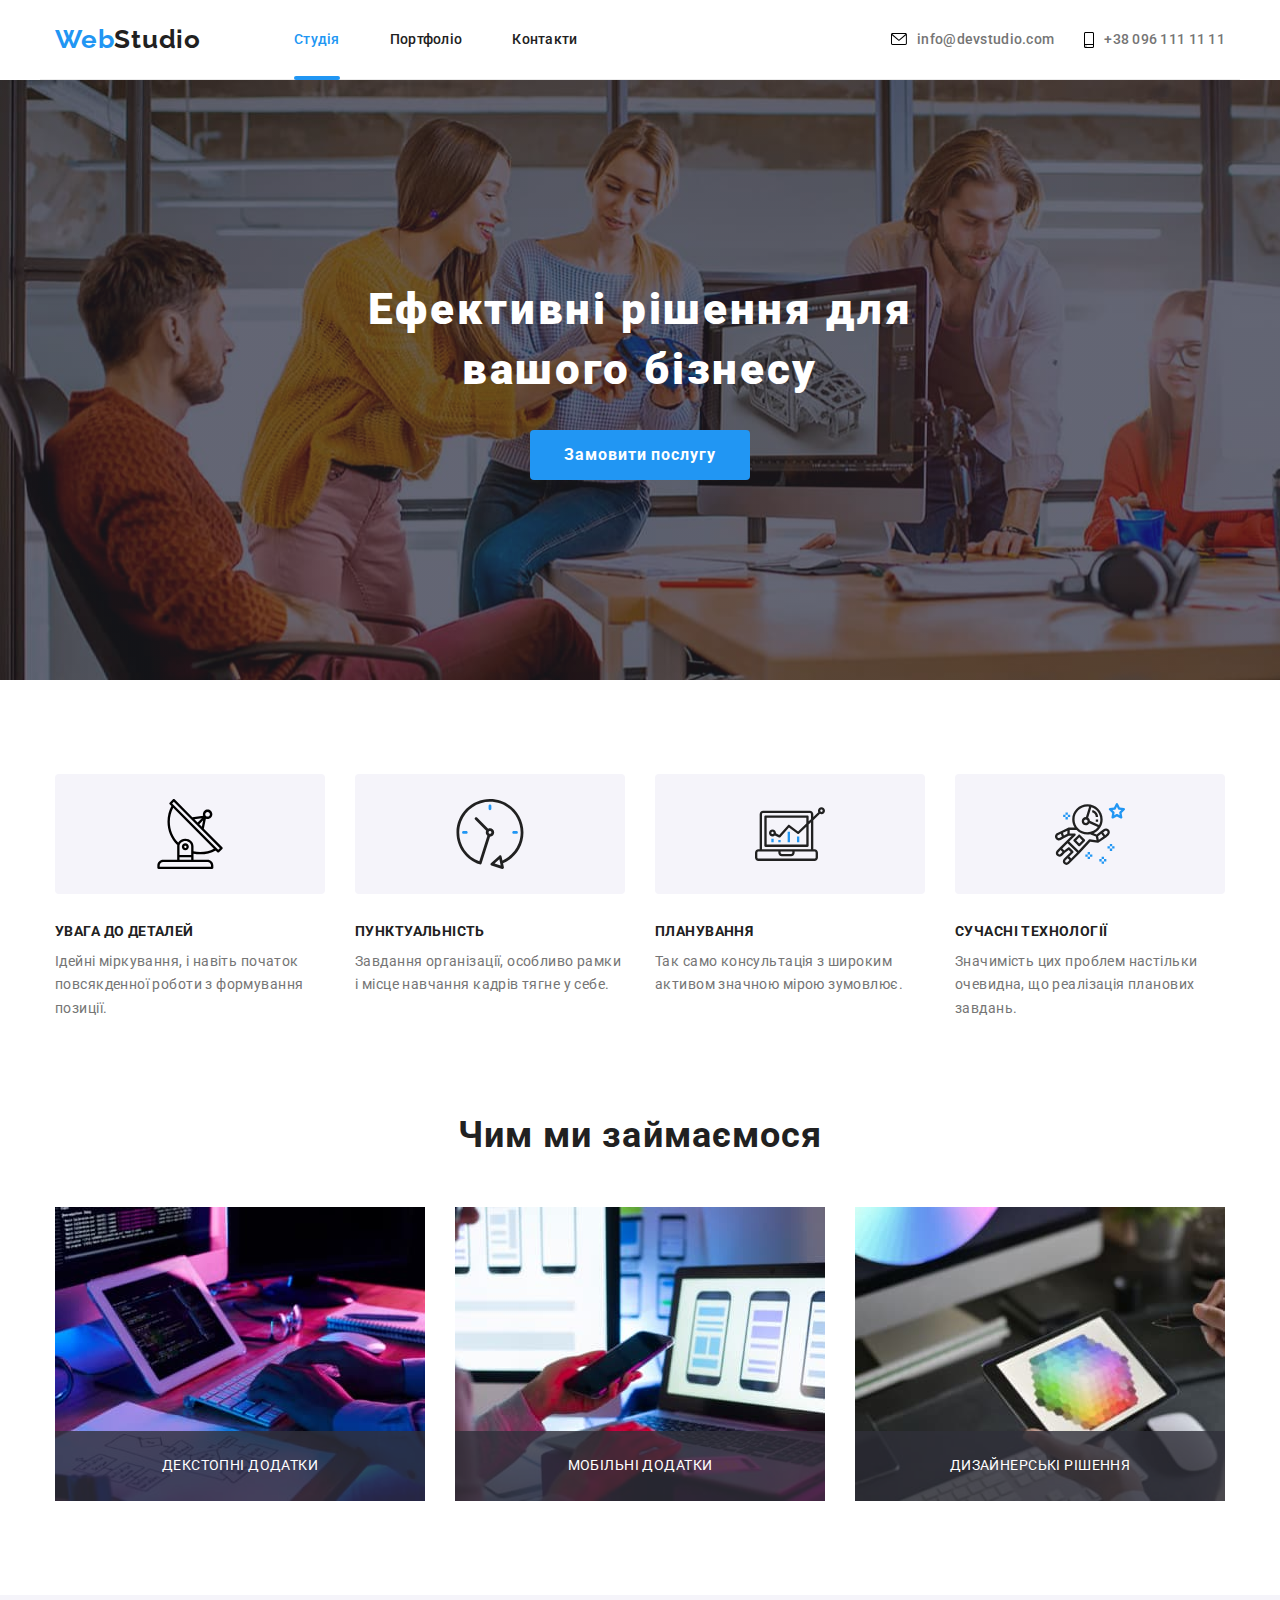
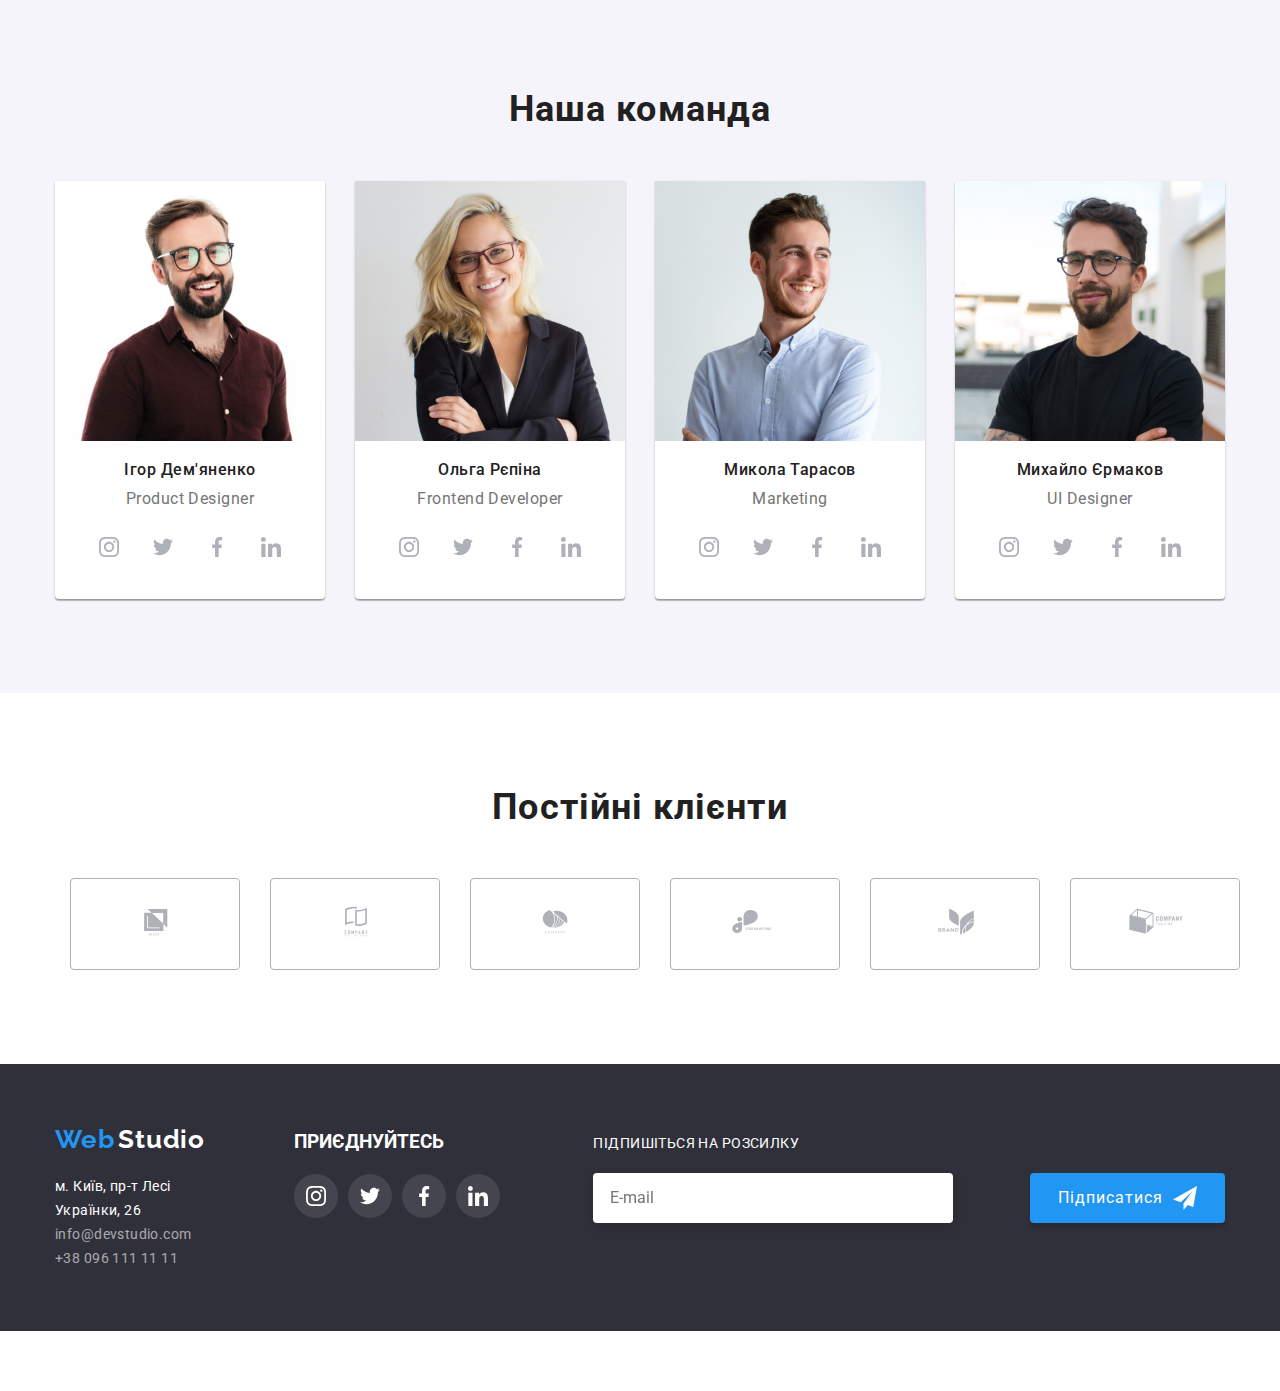
<file: index.html>
<!DOCTYPE html>
<html lang="uk">

<head>
  <meta charset="UTF-8" />
  <meta http-equiv="X-UA-Compatible" content="IE=edge" />
  <meta name="viewport" content="width=device-width, initial-scale=1.0" />
  <title>Студія</title>
  <link rel="preconnect" href="https://fonts.googleapis.com" />
  <link rel="preconnect" href="https://fonts.gstatic.com" crossorigin />
  <link href="https://fonts.googleapis.com/css2?family=Raleway:wght@700&family=Roboto:wght@400;500;700;900&display=swap"
    rel="stylesheet" />
  <link rel="stylesheet"
    href="https://cdnjs.cloudflare.com/ajax/libs/modern-normalize/1.1.0/modern-normalize.min.css" />
  <link rel="stylesheet" href="./css/styles.css" />
</head>

<body>
  <header>
    <div class="container header">
      <a href="/" class="logo"> <span class="logo-title">Web</span>Studio </a>
      <nav>
        <ul class="site-nav list">
          <li class="item"><a href="./index.html" class="link current">Студія</a></li>
          <li class="item"><a href="./portfolio.html" class="link">Портфоліо</a></li>
          <li class="item"><a href="" class="link">Контакти</a></li>
        </ul>
      </nav>
      <ul class="auth-nav list">
        <li class="item-auth-nav">
          <a href="mailto:info@devstudio.com" class="link"><svg class="icon-clients-nav" width="16" height="12">
              <use href="./images/SVG/icons/symbol-defs.svg#icon-mail">
              </use>
            </svg>
            info@devstudio.com</a>
        </li>
        <li class="item-auth-nav">
        </li>
        <li class="item-auth-nav">
          <a class="link" href="tel:+380961111111"> <svg class="icon-clients-nav" width="10" height="16">
              <use href="./images/SVG/icons/symbol-defs.svg#icon-tel">
              </use>
            </svg> +38 096 111 11 11</a>
        </li>
      </ul>
    </div>
  </header>
  <main>
    <!-- Головний баннер -->
    <section class="section-hero">
      <div class="container hero">
        <h1 class="hero-title">Ефективні рішення для <br> вашого бізнесу</h1>
        <button type="button" data-modal-open class="hero-button">Замовити послугу</button>
      </div>
    </section>


    <!-- preferens -->
    <section class="section-preferens">
      <div class="container preferens">
        <h2 class="visually-hidden">Наші переваги</h2>
        <ul class="list-item">
          <li class="itempr item-1">
            <div class="icon-preferens">
              <svg class="preferens-svg" width="70" height="70">
                <use href="./images/SVG/icons/symbol-defs.svg#icon-Group-1"></use>
              </svg>
            </div>
            <h3 class="title-preferens">УВАГА ДО ДЕТАЛЕЙ</h3>
            <p class="p-preferens">
              Ідейні міркування, і навіть початок повсякденної роботи з формування позиції.
            </p>
          </li>
          <li class="itempr item-2">
            <div class="icon-preferens">
              <svg class="preferens-svg" width="70" height="70">
                <use href="./images/SVG/icons/symbol-defs.svg#icon-Group-2"></use>
              </svg>
            </div>
            <h3 class="title-preferens">ПУНКТУАЛЬНІСТЬ</h3>
            <p class="p-preferens">
              Завдання організації, особливо рамки і місце навчання кадрів тягне у себе.
            </p>
          </li>
          <li class="itempr item-3">
            <div class="icon-preferens">
              <svg class="preferens-svg" width="70" height="70">
                <use href="./images/SVG/icons/symbol-defs.svg#icon-Group-3"></use>
              </svg>
            </div>
            <h3 class="title-preferens">ПЛАНУВАННЯ</h3>
            <p class="p-preferens">
              Так само консультація з широким активом значною мірою зумовлює.
            </p>
          </li>
          <li class="itempr item-4">
            <div class="icon-preferens">
              <svg class="preferens-svg" width="70" height="70">
                <use href="./images/SVG/icons/symbol-defs.svg#icon-Group-4"></use>
              </svg>
            </div>
            <h3 class="title-preferens">СУЧАСНІ ТЕХНОЛОГІЇ</h3>
            <p class="p-preferens">
              Значимість цих проблем настільки очевидна, що реалізація планових завдань.
            </p>
          </li>
        </ul>
      </div>
    </section>

    <!-- Зразки роботи -->
    <section class="section-examples">
      <div class="container examples">
        <h2 class="title-examples">Чим ми займаємося</h2>
        <ul class="list-examples">
          <div class="item-example">
            <li class="link-examples"><img src="./images/box1.jpg" alt="box1" width="370" height="294" /></li>
            <div class="item-box">
              <p class="p-box">декстопні додатки</p>
            </div>
          </div>
          <div class="item-example">
            <li class="link-examples"><img src="./images/box2.jpg" alt="box2" width="370" height="294" /></li>
            <div class="item-box">
              <p class="p-box">мобільні додатки</p>
            </div>
          </div>
          <div class="item-example">
            <li class="link-examples"><img src="./images/box3.jpg" alt="box3" width="370" height="294" /></li>
            <div class="item-box">
              <p class="p-box">дизайнерські рішення</p>
            </div>
          </div>
        </ul>
      </div>
    </section>

    <!-- team -->
    <section class="section-team">

      <h2 class="title-examples">Наша команда</h2>
      <div class="container team">
        <ul class="list-team">
          <li class="link-team">
            <img src="./images/team1.jpg" alt="t1" width="270" height="260" />
            <h3 class="team-title">Ігор Дем'яненко</h3>
            <p class="p-team">Product Designer</p>
            <ul class="action">
              <li class="action-link"><a href="https://www.instagram.com" target="_blank"
                  rel="noreferrer noopener nooferrer" class="link-action">
                  <svg class="social-icon" width="20" height="20">
                    <use href="./images/SVG/icons/symbol-defs.svg#icon-instagram">
                    </use>
                  </svg>
                </a>
              </li>
              <li class="action-link"><a href="https://www.twitter.com/" target="_blank"
                  rel="noreferrer noopener nooferrer" class="link-action">
                  <svg class="social-icon" width="20" height="20">
                    <use href="./images/SVG/icons/symbol-defs.svg#icon-twitter">
                    </use>
                  </svg>
                </a>
              </li>
              <li class="action-link"><a href="https://www.facebook.com/" target="_blank"
                  rel="noreferrer noopener nooferrer" class="link-action">
                  <svg class="social-icon" width="20" height="20">
                    <use href="./images/SVG/icons/symbol-defs.svg#icon-facebook">
                    </use>
                  </svg>
                </a>
              </li>
              <li class="action-link"><a href="https://www.linkedin.com/" target="_blank"
                  rel="noreferrer noopener nooferrer" class="link-action">
                  <svg class="social-icon" width="20" height="20">
                    <use href="./images/SVG/icons/symbol-defs.svg#icon-linkedin">
                    </use>
                  </svg>
                </a>
              </li>
            </ul>
          </li>

          <li class="link-team">
            <img src="./images/team2.jpg" alt="t2" width="270" height="260" />
            <h3 class="team-title">Ольга Рєпіна</h3>
            <p class="p-team">Frontend Developer</p>
            <ul class="action">
              <li><a href="https://www.instagram.com" target="_blank" rel="noreferrer noopener nooferrer"
                  class="link-action">
                  <svg class="social-icon" width="20" height="20">
                    <use href="./images/SVG/icons/symbol-defs.svg#icon-instagram">
                    </use>
                  </svg>
                </a>
              </li>
              <li>
                <a href="https://www.twitter.com/" target="_blank" rel="noreferrer noopener nooferrer"
                  class="link-action">
                  <svg class="social-icon" width="20" height="20">
                    <use href="./images/SVG/icons/symbol-defs.svg#icon-twitter">
                    </use>
                  </svg>
                </a>
              </li>
              <li>
                <a href="https://www.facebook.com/" target="_blank" rel="noreferrer noopener nooferrer"
                  class="link-action">
                  <svg class="social-icon" width="20" height="20">
                    <use href="./images/SVG/icons/symbol-defs.svg#icon-facebook">
                    </use>
                  </svg>
                </a>
              </li>
              <li>
                <a href="https://www.linkedin.com/" target="_blank" rel="noreferrer noopener nooferrer"
                  class="link-action">
                  <svg class="social-icon" width="20" height="20">
                    <use href="./images/SVG/icons/symbol-defs.svg#icon-linkedin">
                    </use>
                  </svg>
                </a>
              </li>
            </ul>

          </li>
          <li class="link-team">
            <img src="./images/team3.jpg" alt="t3" width="270" height="260" />
            <h3 class="team-title">Микола Тарасов</h3>
            <p class="p-team">Marketing</p>
            <ul class="action">
              <li><a href="https://www.instagram.com" target="_blank" rel="noreferrer noopener nooferrer"
                  class="link-action">
                  <svg class="social-icon" width="20" height="20">
                    <use href="./images/SVG/icons/symbol-defs.svg#icon-instagram">
                    </use>
                  </svg>
                </a>
              </li>
              <li>
                <a href="https://www.twitter.com/" target="_blank" rel="noreferrer noopener nooferrer"
                  class="link-action">
                  <svg class="social-icon" width="20" height="20">
                    <use href="./images/SVG/icons/symbol-defs.svg#icon-twitter">
                    </use>
                  </svg>
                </a>
              </li>
              <li>
                <a href="https://www.facebook.com/" target="_blank" rel="noreferrer noopener nooferrer"
                  class="link-action">
                  <svg class="social-icon" width="20" height="20">
                    <use href="./images/SVG/icons/symbol-defs.svg#icon-facebook">
                    </use>
                  </svg>
                </a>
              </li>
              <li>
                <a href="https://www.linkedin.com/" target="_blank" rel="noreferrer noopener nooferrer"
                  class="link-action">
                  <svg class="social-icon" width="20" height="20">
                    <use href="./images/SVG/icons/symbol-defs.svg#icon-linkedin">
                    </use>
                  </svg>
                </a>
              </li>
            </ul>
          </li>

          <li class="link-team">
            <img src="./images/team4.jpg" alt="t4" width="270" height="260" />
            <h3 class="team-title">Михайло Єрмаков</h3>
            <p class="p-team">UI Designer</p>
            <ul class="action">
              <li class="social-item">
                <a href="https://www.instagram.com" target="_blank" rel="noreferrer noopener nooferrer"
                  class="link-action">
                  <svg class="social-icon" width="20" height="20">
                    <use href="./images/SVG/icons/symbol-defs.svg#icon-instagram">
                    </use>
                  </svg>
                </a>
              </li>
              <li class="social-item">
                <a href="https://www.twitter.com/" target="_blank" rel="noreferrer noopener nooferrer"
                  class="link-action">
                  <svg class="social-icon" width="20" height="20">
                    <use href="./images/SVG/icons/symbol-defs.svg#icon-twitter">
                    </use>
                  </svg>
                </a>
              </li>
              <li class="social-item">
                <a href="https://www.facebook.com/" target="_blank" rel="noreferrer noopener nooferrer"
                  class="link-action">
                  <svg class="social-icon" width="20" height="20">
                    <use href="./images/SVG/icons/symbol-defs.svg#icon-facebook">
                    </use>
                  </svg>
                </a>
              </li>
              <li class="social-item">
                <a href="https://www.linkedin.com/" target="_blank" rel="noreferrer noopener nooferrer"
                  class="link-action">
                  <svg class="social-icon" width="20" height="20">
                    <use href="./images/SVG/icons/symbol-defs.svg#icon-linkedin">
                    </use>
                  </svg>
                </a>
              </li>
            </ul>
          </li>
        </ul>
      </div>
    </section>

    <!-- Клієнти -->
    <section class="sectio-clients">
      <div class="container clients">
        <h2 class="title-clients">Постійні клієнти</h2>
        <ul class="link-clients">
          <li class="item-clients">
            <a class="li-clients" href="#" target="_blank" rel="noopener noreferrer nofollow">
              <svg class="icon-clients" width="106" height="60">
                <use href="./images/SVG/icons/symbol-defs.svg#icon-Client-1"></use>
              </svg>
            </a>
          </li>
          <li class="item-clients">
            <a class="li-clients" href="#" target="_blank" rel="noopener noreferrer nofollow">
              <svg class="icon-clients" width="106" height="60">
                <use href="./images/SVG/icons/symbol-defs.svg#icon-Client-2"></use>
              </svg>
            </a>
          </li>
          <li class="item-clients">
            <a class="li-clients" href="#" target="_blank" rel="noopener noreferrer nofollow">
              <svg class="icon-clients" width="106" height="60">
                <use href="./images/SVG/icons/symbol-defs.svg#icon-Client-3"></use>
              </svg>
            </a>
          </li>
          <li class="item-clients">
            <a class="li-clients" href="#" target="_blank" rel="noopener noreferrer nofollow">
              <svg class="icon-clients" width="106" height="60">
                <use href="./images/SVG/icons/symbol-defs.svg#icon-Client-4"></use>
              </svg>
            </a>
          </li>
          <li class="item-clients">
            <a class="li-clients" href="#" target="_blank" rel="noopener noreferrer nofollow">
              <svg class="icon-clients" width="106" height="60">
                <use href="./images/SVG/icons/symbol-defs.svg#icon-Client-5"></use>
              </svg>
            </a>
          </li>
          <li class="item-clients">
            <a class="li-clients" href="#" target="_blank" rel="noopener noreferrer nofollow">
              <svg class="icon-clients" width="106" height="60">
                <use href="./images/SVG/icons/symbol-defs.svg#icon-Client-6"></use>
              </svg>
            </a>
          </li>
        </ul>
      </div>

    </section>

  </main>

  <footer class="footer">
    <div class="container footblock">
      <div class="footer-adress">
        <a href="/" class="logo-footer"> <span class="logo-title">Web</span> <span class="footer-logo">Studio</span></a>
        <address>
          <ul class="list-footer">
            <li class="link-footer">
              <a href="https://goo.gl/maps/RN6VaMhkWxTvhAsJA" target="_blank" rel="noopener noreferrer nofollow">
                <span class="geo">м. Київ, пр-т Лесі Українки, 26</span> </a>
            </li>
            <li class="link-footer"><a href="mailto:info@devstudio.com">info@devstudio.com</a></li>
            <li class="link-footer"><a href="tel:380961111111">+38 096 111 11 11</a></li>
          </ul>
        </address>
      </div>
      <div class="footlist">
        <h3 class="title-footer">ПРИЄДНУЙТЕСЬ</h3>
        <ul class="footer-list">
          <li class="footer-link">
            <a href="https://www.instagram.com" target="_blank" rel="noreferrer noopener nooferrer"
              class="link-action-footer">
              <svg class="social-icon-footer" width="20" height="20">
                <use href="./images/SVG/icons/symbol-defs.svg#icon-instagram">
                </use>
              </svg>
            </a>
          </li>
          <li class="footer-link">
            <a href="https://www.twitter.com/" target="_blank" rel="noreferrer noopener nooferrer"
              class="link-action-footer">
              <svg class="social-icon-footer" width="20" height="20">
                <use href="./images/SVG/icons/symbol-defs.svg#icon-twitter">
                </use>
              </svg>
            </a>
          </li>
          <li class="footer-link">
            <a href="https://www.facebook.com/" target="_blank" rel="noreferrer noopener nooferrer"
              class="link-action-footer">
              <svg class="social-icon-footer" width="20" height="20">
                <use href="./images/SVG/icons/symbol-defs.svg#icon-facebook">
                </use>
              </svg>
            </a>
          </li>
          <li class="footer-link">
            <a href="https://www.linkedin.com/" target="_blank" rel="noreferrer noopener nooferrer"
              class="link-action-footer">
              <svg class="social-icon-footer" width="20" height="20">
                <use href="./images/SVG/icons/symbol-defs.svg#icon-linkedin">
                </use>
              </svg>
            </a>
          </li>
        </ul>
      </div>
      <div class="footer-form">
        <label><span class="title-footer-form">Підпишіться на розсилку</span>
          <input type="email" name="mail" placeholder="E-mail" required>
        </label>
        <button type="submit" class="footer-form-btn">
          Підписатися
          <svg class="submit-icon-footer" width="24" height="24">
            <use href="./images/SVG/icons/symbol-defs.svg#icon-iconsend">
            </use>
          </svg>
        </button>
      </div>
    </div>




  </footer>

  <div class="backdrop is-hidden" data-modal>
    <div class="modal">
      <div>
        <form class="form">
          <h3 class="form-title">Залиште свої дані, ми вам передзвонимо</h3>

          <label class="modal-form-lable" for="name">
            Ім'я
            <input class="modal-form-input" type="text" name="name" id="name">
            <svg class="modal-form-input-icon" width="18" height="18">
              <use href="./images/SVG/icons/symbol-defs.svg#icon-namemodal"></use>
            </svg>
          </label>

          <label class="modal-form-lable" for="tel">
            Телефон
            <input class="modal-form-input" type="tel" name="tel" id="tel">
            <svg class="modal-form-input-icon" width="18" height="18">
              <use href="./images/SVG/icons/symbol-defs.svg#icon-telmodal"></use>
            </svg>
          </label>

          <label class="modal-form-lable" for="mail">
            Пошта
            <input class="modal-form-input" type="email" name="mail" id="mail">
            <svg class="modal-form-input-icon" width="18" height="18">
              <use href="./images/SVG/icons/symbol-defs.svg#icon-mailmodal"></use>
            </svg>
          </label>

          <div class="form-field">
            <label class="form-field-lable" for="comment">Коментар</label>
            <textarea name="comment" id="comment" cols="30" rows="10" placeholder="Введіть текст"></textarea>
          </div>

          <label class="checkbox-label">
            <input class="checkbox" type="checkbox" name="policy">
            <span class="check"></span>
            Погоджуюся з розсилкою та приймаю <span class="check-dog">Умови договору</span>
          </label>

          <button type="submit" class="submit-btn">Відправити</button>
        </form>
      </div>

      <button class="modalbtn" data-modal-close>
        <svg class="close-btn" width="18" height="18">
          <use href="./images/SVG/icons/symbol-defs.svg#icon-closebtn"></use>
        </svg>
      </button>
    </div>
  </div>

  <script src="./js/modal.js"></script>

</body>


</html>
</file>
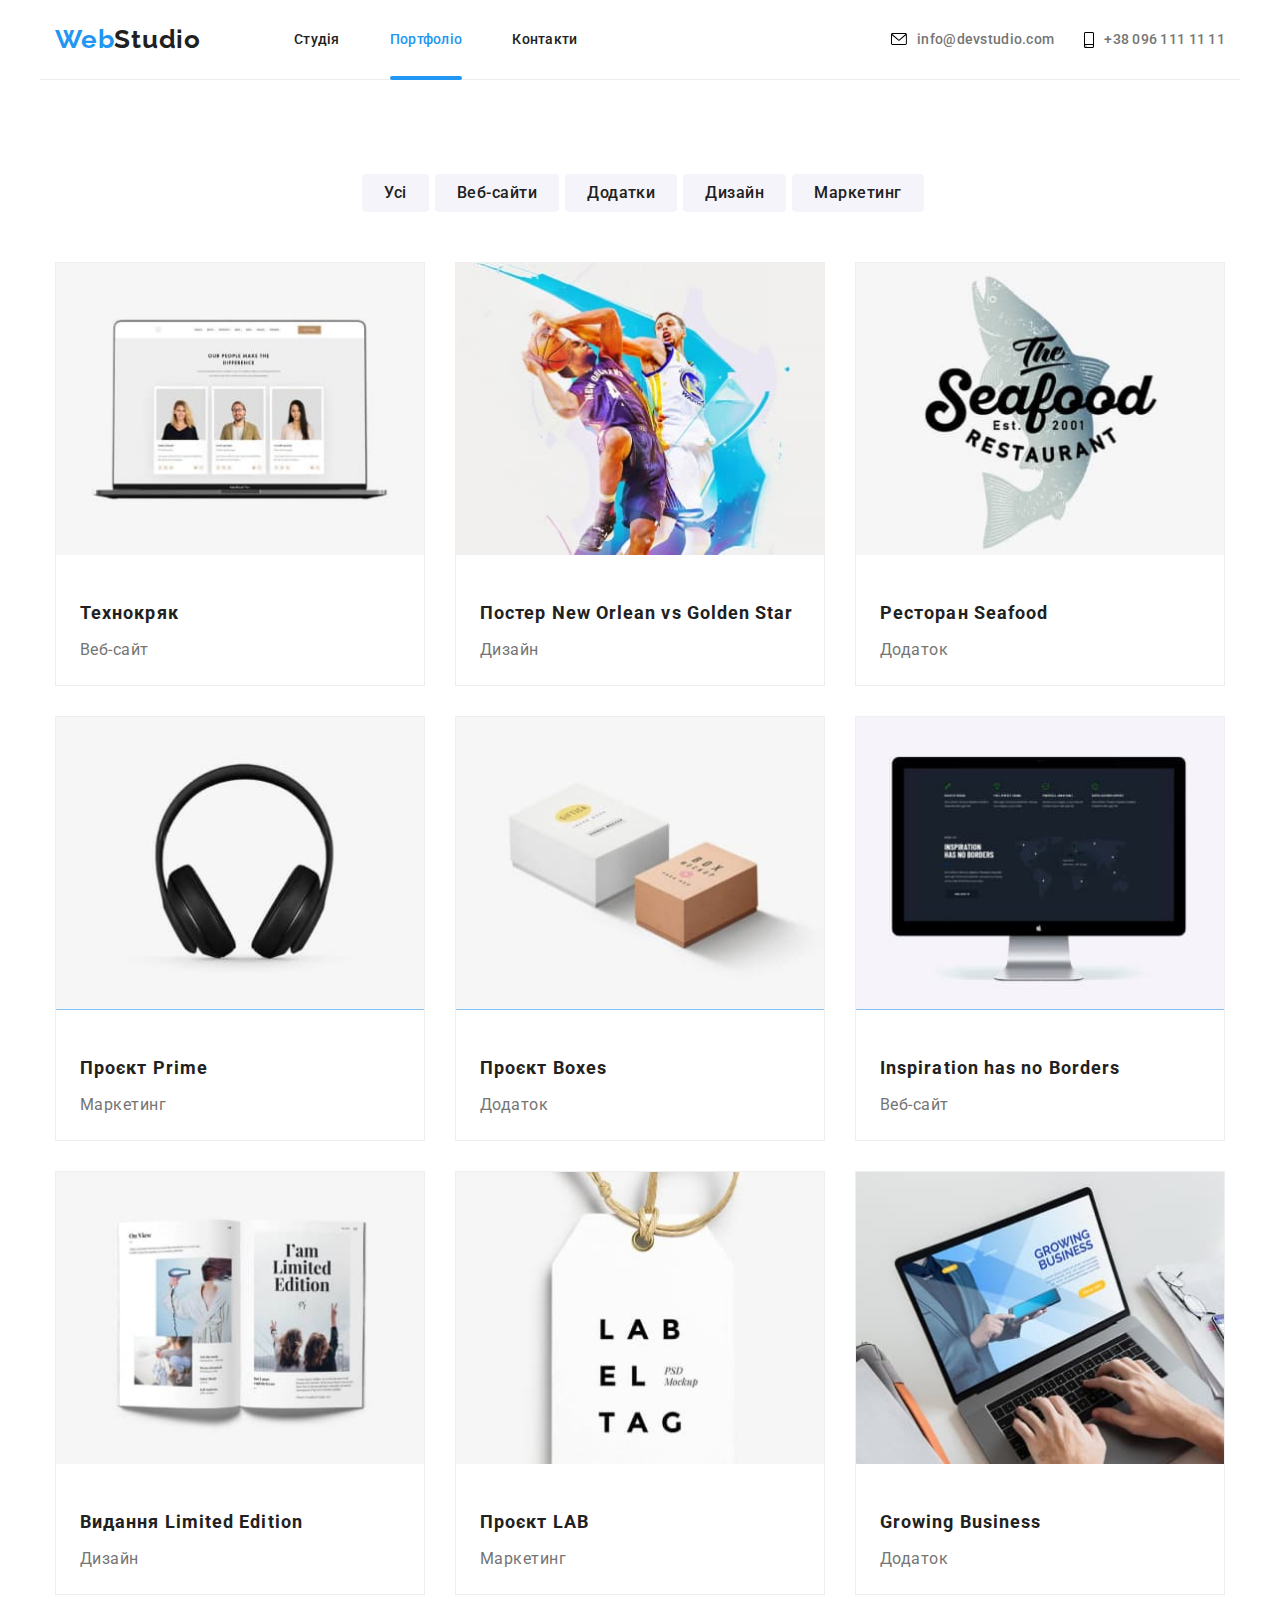
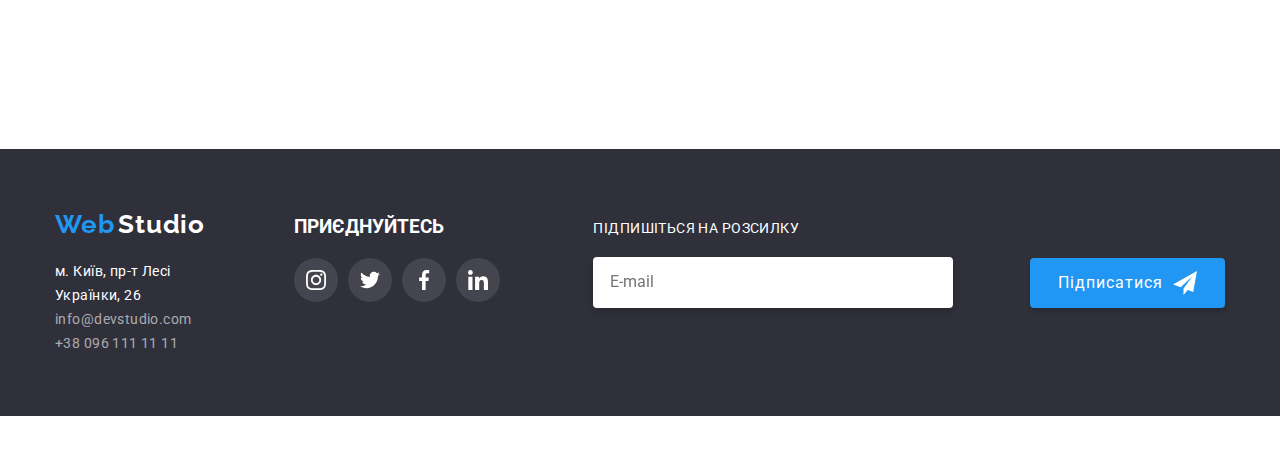
<file: portfolio.html>
<!DOCTYPE html>
<html lang="uk">

<head>
  <meta charset="UTF-8" />
  <meta http-equiv="X-UA-Compatible" content="IE=edge" />
  <meta name="viewport" content="width=device-width, initial-scale=1.0" />
  <title>Портфоліо</title>
  <link rel="preconnect" href="https://fonts.googleapis.com">
  <link rel="preconnect" href="https://fonts.gstatic.com" crossorigin>
  <link href="https://fonts.googleapis.com/css2?family=Raleway:wght@700&family=Roboto:wght@400;500;700;900&display=swap"
    rel="stylesheet">
  <link rel="stylesheet" href="https://cdnjs.cloudflare.com/ajax/libs/modern-normalize/1.1.0/modern-normalize.min.css">
  <link rel="stylesheet" href="./css/styles.css" />


</head>

<body>
  <header>
    <div class="container header">
      <a href="/" class="logo"> <span class="logo-title">Web</span>Studio </a>
      <nav>
        <ul class="site-nav list">
          <li class="item"><a href="./index.html" class="link">Студія</a></li>
          <li class="item"><a href="./portfolio.html" class="link current">Портфоліо</a></li>
          <li class="item"><a href="" class="link">Контакти</a></li>
        </ul>
      </nav>
      <ul class="auth-nav list">
        <li class="item-auth-nav">

          <a href="mailto:info@devstudio.com" class="link"><svg class="icon-clients-nav" width="16" height="12">
              <use href="./images/SVG/icons/symbol-defs.svg#icon-mail">
              </use>
            </svg>
            info@devstudio.com</a>
        </li>
        <li class="item-auth-nav">

        </li>
        <li class="item-auth-nav">

          <a class="link" href="tel:+380961111111"> <svg class="icon-clients-nav" width="10" height="16">
              <use href="./images/SVG/icons/symbol-defs.svg#icon-tel">
              </use>
            </svg> +38 096 111 11 11</a>
        </li>
      </ul>
    </div>
  </header>

  <main>
    <section class="section-filter">
      <h1 class=" visually-hidden">Портфоліо</h1>
      <div class="container filter">
        <ul class="filter">
          <li class="filter-btn"><button type="button">Усі</button></li>
          <li class="filter-btn"><button type="button">Веб-сайти</button></li>
          <li class="filter-btn"><button type="button">Додатки</button></li>
          <li class="filter-btn"><button type="button">Дизайн</button></li>
          <li class="filter-btn"><button type="button">Маркетинг</button></li>
        </ul>
      </div>

      <div class="container flex">
        <ul class="list-filter">
          <li class="item-filter">
            <a href="#" class="item-filter-link">
              <div class="potfolio-img">
                <img src="./images/portfolio/pf1.jpg" alt="foto1" width="370" height="294">
                <div class="img-pg">
                  <p class="img-text">Ресурс пропонує комплексні пропозиції з різним рівнем функціоналу та сервісів. Все
                    це дозволить
                    відвідувачу отримати
                    вичерпні відомості про компанію чи приватну особу.</p>
                </div>
              </div>
              <div class="container fotoport">
                <h2 class="foto-title">Технокряк</h2>
                <p class="p-portfolio">Веб-сайт</p>
              </div>
            </a>
          </li>
          <li class="item-filter">
            <a href="#" class="item-filter-link">
              <div class="potfolio-img">
                <img src="./images/portfolio/pf2.jpg" alt="foto1" width="370" height="294">
                <div class="img-pg">
                  <p class="img-text">Ресурс пропонує комплексні пропозиції з різним рівнем функціоналу та сервісів. Все
                    це дозволить
                    відвідувачу отримати
                    вичерпні відомості про компанію чи приватну особу.</p>
                </div>
              </div>
              <div class="container fotoport">
                <h2 class="foto-title">Постер New Orlean vs Golden Star</h2>
                <p class="p-portfolio">Дизайн</p>
              </div>
            </a>
          </li>
          <li class="item-filter">
            <a href="#" class="item-filter-link">
              <div class="potfolio-img">
                <img src="./images/portfolio/pf3.jpg" alt="foto1" width="370" height="294">
                <div class="img-pg">
                  <p class="img-text">Ресурс пропонує комплексні пропозиції з різним рівнем функціоналу та сервісів. Все
                    це дозволить
                    відвідувачу отримати
                    вичерпні відомості про компанію чи приватну особу.</p>
                </div>
              </div>
              <div class="container fotoport">
                <h2 class="foto-title">Ресторан Seafood</h2>
                <p class="p-portfolio">Додаток</p>
              </div>
            </a>
          </li>
          <li class="item-filter">
            <a href="#" class="item-filter-link">
              <div class="potfolio-img">
                <img src="./images/portfolio/pf4.jpg" alt="foto1" width="370" height="294">
                <div class="img-pg">
                  <p class="img-text">Ресурс пропонує комплексні пропозиції з різним рівнем функціоналу та сервісів. Все
                    це дозволить
                    відвідувачу отримати
                    вичерпні відомості про компанію чи приватну особу.</p>
                </div>
              </div>
              <div class="container fotoport">
                <h2 class="foto-title">Проєкт Prime</h2>
                <p class="p-portfolio">Маркетинг</p>
              </div>
            </a>
          </li>
          <li class="item-filter">
            <a href="#" class="item-filter-link">
              <div class="potfolio-img">
                <img src="./images/portfolio/pf5.jpg" alt="foto1" width="370" height="294">
                <div class="img-pg">
                  <p class="img-text">Ресурс пропонує комплексні пропозиції з різним рівнем функціоналу та сервісів. Все
                    це дозволить
                    відвідувачу отримати
                    вичерпні відомості про компанію чи приватну особу.</p>
                </div>
              </div>
              <div class="container fotoport">
                <h2 class="foto-title">Проєкт Boxes</h2>
                <p class="p-portfolio">Додаток</p>
              </div>
            </a>
          </li>
          <li class="item-filter">
            <a href="#" class="item-filter-link">
              <div class="potfolio-img">
                <img src="./images/portfolio/pf6.jpg" alt="foto1" width="370" height="294">
                <div class="img-pg">
                  <p class="img-text">Ресурс пропонує комплексні пропозиції з різним рівнем функціоналу та сервісів. Все
                    це дозволить
                    відвідувачу отримати
                    вичерпні відомості про компанію чи приватну особу.</p>
                </div>
              </div>
              <div class="container fotoport">
                <h2 class="foto-title">Inspiration has no Borders</h2>
                <p class="p-portfolio">Веб-сайт</p>
              </div>
            </a>
          </li>
          <li class="item-filter">
            <a href="#" class="item-filter-link">
              <div class="potfolio-img">
                <img src="./images/portfolio/pf7.jpg" alt="foto1" width="370" height="294">
                <div class="img-pg">
                  <p class="img-text">Ресурс пропонує комплексні пропозиції з різним рівнем функціоналу та сервісів. Все
                    це дозволить
                    відвідувачу отримати
                    вичерпні відомості про компанію чи приватну особу.</p>
                </div>
              </div>
              <div class="container fotoport">
                <h2 class="foto-title">Видання Limited Edition</h2>
                <p class="p-portfolio">Дизайн</p>
              </div>
            </a>
          </li>
          <li class="item-filter">
            <a href="#" class="item-filter-link">
              <div class="potfolio-img">
                <img src="./images/portfolio/pf8.jpg" alt="foto1" width="370" height="294">
                <div class="img-pg">
                  <p class="img-text">Ресурс пропонує комплексні пропозиції з різним рівнем функціоналу та сервісів. Все
                    це дозволить
                    відвідувачу отримати
                    вичерпні відомості про компанію чи приватну особу.</p>
                </div>
              </div>
              <div class="container fotoport">
                <h2 class="foto-title">Проєкт LAB</h2>
                <p class="p-portfolio">Маркетинг</p>
              </div>
            </a>
          </li>
          <li class="item-filter">
            <a href="#" class="item-filter-link">
              <div class="potfolio-img">
                <img src="./images/portfolio/pf9.jpg" alt="foto1" width="370" height="294">
                <div class="img-pg">
                  <p class="img-text">Ресурс пропонує комплексні пропозиції з різним рівнем функціоналу та сервісів. Все
                    це дозволить
                    відвідувачу отримати
                    вичерпні відомості про компанію чи приватну особу.</p>
                </div>
              </div>
              <div class="container fotoport">
                <h2 class="foto-title">Growing Business</h2>
                <p class="p-portfolio">Додаток</p>
              </div>
            </a>
          </li>
          </a>
        </ul>
      </div>


    </section>
  </main>

  <footer class="footer">
    <div class="container footblock">
      <div class="footer-adress">
        <a href="/" class="logo-footer"> <span class="logo-title">Web</span> <span class="footer-logo">Studio</span></a>
        <address>
          <ul class="list-footer">
            <li class="link-footer">
              <a href="https://goo.gl/maps/RN6VaMhkWxTvhAsJA" target="_blank" rel="noopener noreferrer nofollow">
                <span class="geo">м. Київ, пр-т Лесі Українки, 26</span> </a>
            </li>
            <li class="link-footer"><a href="mailto:info@devstudio.com">info@devstudio.com</a></li>
            <li class="link-footer"><a href="tel:380961111111">+38 096 111 11 11</a></li>
          </ul>
        </address>
      </div>
      <div class="footlist">
        <h3 class="title-footer">ПРИЄДНУЙТЕСЬ</h3>
        <ul class="footer-list">
          <li class="footer-link">
            <a href="https://www.instagram.com" target="_blank" rel="noreferrer noopener nooferrer"
              class="link-action-footer">
              <svg class="social-icon-footer" width="20" height="20">
                <use href="./images/SVG/icons/symbol-defs.svg#icon-instagram">
                </use>
              </svg>
            </a>
          </li>
          <li class="footer-link">
            <a href="https://www.twitter.com/" target="_blank" rel="noreferrer noopener nooferrer"
              class="link-action-footer">
              <svg class="social-icon-footer" width="20" height="20">
                <use href="./images/SVG/icons/symbol-defs.svg#icon-twitter">
                </use>
              </svg>
            </a>
          </li>
          <li class="footer-link">
            <a href="https://www.facebook.com/" target="_blank" rel="noreferrer noopener nooferrer"
              class="link-action-footer">
              <svg class="social-icon-footer" width="20" height="20">
                <use href="./images/SVG/icons/symbol-defs.svg#icon-facebook">
                </use>
              </svg>
            </a>
          </li>
          <li class="footer-link">
            <a href="https://www.linkedin.com/" target="_blank" rel="noreferrer noopener nooferrer"
              class="link-action-footer">
              <svg class="social-icon-footer" width="20" height="20">
                <use href="./images/SVG/icons/symbol-defs.svg#icon-linkedin">
                </use>
              </svg>
            </a>
          </li>
        </ul>
      </div>
      <div class="footer-form">
        <label for="mail"><span class="title-footer-form">Підпишіться на розсилку</span>
          <input type="email" name="mail" placeholder="E-mail" required>
        </label>
        <button type="submit" class="footer-form-btn">
          Підписатися
          <svg class="submit-icon-footer" width="24" height="24">
            <use href="./images/SVG/icons/symbol-defs.svg#icon-iconsend">
            </use>
          </svg>
        </button>
      </div>

  </footer>
</body>

</html>
</file>
<file: css/styles.css>
:root {
  --primary-text-color: #212121;
  --title-tex-color: #757575;
  --accent-color: #2196f3;
  --pimary-white-color: #ffffff;
  --secondary-white-color: #f5f5f5;
  --primary-background-color: #2f303a;
  --footer-color: rgba(255, 255, 255, 0.6);
  --color-btn-bg: #f5f4fa;
  --icon-color: #afb1b8;
}

img {
  display: block;
  max-width: 100%;
  height: auto;
}

body {
  color: var(--primary-text-color);
  font-family: Roboto, sans-serif;
}

/* Утіліти */
.list,
.filter,
.list-item,
.list-filter,
.list-style,
.list-examples,
.list-team,
.list-footer,
ul {
  list-style: none;
  padding: 0;
  margin: 0;
}

*,
*::before,
*::after {
  box-sizing: border-box;
}

h1,
h2,
h3,
h4,
h5,
h6,
p,
ul {
  margin-top: 0;
  margin-bottom: 0;
}

.container {
  max-width: 1200px;
  margin-left: auto;
  margin-right: auto;
  /* outline: 2px solid tomato; */
  padding-left: 15px;
  padding-right: 15px;
}

.section-hero,
.section-preferens,
.section-examples,
.section-team,
.section-filter,
.section-clients {
  padding-top: 94px;
  padding-bottom: 94px;
}

.logo {
  padding-top: 24px;
  padding-bottom: 25px;

  color: var(--primary-text-color);
  font-family: Raleway, sans-serif;
  font-weight: 700;
  font-size: 26px;
  line-height: 1.19;
  letter-spacing: 0.03em;
  text-decoration: none;
}

.logo-title {
  color: var(--accent-color);
  font-family: 'Raleway';
  font-style: normal;
  font-weight: 700;
  font-size: 26px;
  line-height: 1.19;
  letter-spacing: 0.03em;
}

/* site-nav */
.header {
  display: flex;
  align-items: center;
  border-bottom: 1px solid #ececec;
  height: 80px;
}

.site-nav {
  display: flex;
  margin-left: 93px;
}

.site-nav .item + .item {
  margin-left: 50px;
}

.site-nav .link {
  display: block;
  padding-top: 32px;
  padding-bottom: 32px;
  position: relative;

  color: var(--primary-text-color);

  font-weight: 500;
  font-size: 14px;
  line-height: 1.14;
  letter-spacing: 0.02em;
  text-decoration: none;
  transition: color 250ms cubic-bezier(0.4, 0, 0.2, 1);
}

.site-nav .link:hover,
.site-nav .link:focus {
  color: var(--accent-color);
}

.site-nav .link.current {
  color: var(--accent-color);
}

.site-nav .current::before {
  content: '';
  position: absolute;
  bottom: 0;
  left: 0;
  width: 100%;
  height: 4px;
  background: var(--accent-color);
  border-radius: 2px;
  bottom: -1px;
}

/* auth-nav */

.auth-nav {
  display: flex;
  margin-left: auto;
}

.auth-nav .link {
  display: flex;
  align-items: center;
  padding-top: 32px;
  padding-bottom: 32px;
  color: var(--title-tex-color);
  font-weight: 500;
  font-size: 14px;
  line-height: 1.14;
  letter-spacing: 0.02em;
  text-decoration: none;
  transition: color 250ms cubic-bezier(0.4, 0, 0.2, 1);
}

.link:hover,
.link:focus {
  color: var(--accent-color);
  fill: var(--accent-color);
}

.link {
  font-size: 14px;
  line-height: 1.14;
  letter-spacing: 0.02em;
}

.icon-clients-nav {
  margin-right: 10px;
  transition: fill 250ms cubic-bezier(0.4, 0, 0.2, 1);
}

.item-auth-nav {
  display: flex;
  align-items: center;
  justify-content: start;
}

.item-auth-nav:nth-child(3) {
  margin-left: 30px;
}

/* hero */

.section-hero {
  max-width: 1600px;
  background: rgba(47, 48, 58, 0.4);
  text-align: center;
  padding-top: 200px;
  padding-bottom: 200px;
  margin-left: auto;
  margin-right: auto;
  background-image: linear-gradient(to right, rgba(47, 48, 58, 0.4), rgba(47, 48, 58, 0.4)),
    url(../images/hat.jpg);
}

.hero {
  display: block;
  /* background-color: var(--primary-background-color); */
}

.hero-title {
  display: block;
  color: var(--pimary-white-color);
  font-weight: 900;
  font-size: 44px;
  line-height: 1.36;
  letter-spacing: 0.06em;
  margin-bottom: 30px;
}

/* button */

.hero-button {
  display: block;
  padding: 10px 34px;
  min-width: 216px;
  text-align: center;
  border-radius: 4px;

  font-weight: 700;
  font-size: 16px;
  line-height: 1.87;
  letter-spacing: 0.06em;
  color: var(--pimary-white-color);
  background-color: var(--accent-color);
  cursor: pointer;
  border: none;
  margin-left: auto;
  margin-right: auto;
}

/* Кнопки svg */

.action {
  display: flex;
  list-style: none;
  justify-content: space-between;
  padding-top: 16px;
  padding-bottom: 30px;
  padding-left: 32px;
  padding-right: 32px;
  width: 270px;
}

.link-action {
  display: flex;
  align-items: center;
  justify-content: center;
  color: var(--icon-color);
  background-color: #fff;
  border-radius: 50%;
  transition: color 250ms cubic-bezier(0.4, 0, 0.2, 1),
    background-color 250ms cubic-bezier(0.4, 0, 0.2, 1);
}

.social-icon {
  width: 44px;
  height: 44px;
  padding: 12px;
  fill: currentColor;
  transition: fill 250ms cubic-bezier(0.4, 0, 0.2, 1);
}

.action-link:hover svg {
  fill: currentColor;
}

.link-action:hover {
  background-color: var(--accent-color);
  color: var(--pimary-white-color);
}

/* Переваги */

.list-item {
  display: flex;
  flex-wrap: wrap;
  gap: 30px;
  justify-content: space-between;
}

.itempr {
  max-width: 270px;
}

.itempr .section-preferens {
  color: var(--primary-text-color);
  font-weight: 500;
  font-size: 16px;
  line-height: 1.18;
}

.itempr .title-preferens {
  font-size: 14px;
  line-height: 1.14;
  letter-spacing: 0.03em;
}

.icon-preferens {
  display: flex;
  align-items: center;
  justify-content: center;
  margin-bottom: 30px;
  padding: 25px 100px;

  background: var(--color-btn-bg);
  border-radius: 4px;
}

.p-preferens {
  padding-top: 10px;
  font-size: 14px;
  line-height: 1.71;
  letter-spacing: 0.03em;
  color: var(--title-tex-color);
}

/* Зразки роботи */

.section-examples {
  padding-top: 0;
}

.list-examples {
  display: flex;
  flex-wrap: nowrap;
  justify-content: space-between;
}

.list-examples .link-examples + .link-examples {
  margin-left: 30px;
}

.title-examples {
  text-align: center;
  padding-bottom: 50px;
  margin: auto;
  font-size: 36px;
  line-height: 1.16;
  letter-spacing: 0.03em;
  color: var(--primary-text-color);
}

.item-example {
  position: relative;
}

.item-box {
  position: absolute;
  width: 370px;
  height: 70px;
  bottom: 0;
  right: 0;
  background: rgba(47, 48, 58, 0.8);
}

.p-box {
  font-size: 14px;
  line-height: 1.14;
  text-align: center;
  letter-spacing: 0.03em;
  text-transform: uppercase;
  color: #ffffff;
  padding-top: 27px;
  padding-bottom: 27px;
  padding-left: auto;
  padding-right: auto;
}

/* Наша команда */

.team {
  display: flex;
  justify-content: space-between;
  list-style: none;
}

.list-team {
  display: flex;
  flex-wrap: nowrap;
  justify-content: center;
}

.link-team {
  background-color: var(--pimary-white-color);
  box-shadow: 0px 1px 3px rgba(0, 0, 0, 0.12), 0px 1px 1px rgba(0, 0, 0, 0.14),
    0px 2px 1px rgba(0, 0, 0, 0.2);
  border-radius: 0px 0px 4px 4px;
}

.list-team .link-team + .link-team {
  margin-left: 30px;
}

.team-title {
  padding-top: 20px;
  font-weight: 500;
  font-size: 16px;
  line-height: 1.18;
  letter-spacing: 0.03em;
  color: var(--primary-text-color);
  text-align: center;
}

.p-team {
  padding-top: 10px;
  font-size: 16px;
  line-height: 1.18;
  letter-spacing: 0.03em;
  color: var(--title-tex-color);
  text-align: center;
}

.section-team {
  background-color: var(--color-btn-bg);
}

/* Клієнти */

.section-clients {
  margin-left: auto;
  margin-right: auto;
  padding-bottom: 94px;
}

.item-clients {
  display: flex;
  align-items: center;
  justify-content: space-between;
  width: 170px;
  height: 92px;
  margin-left: 30px;
  border: 1px solid #afb1b8;
  border-radius: 4px;
  padding: 16px 32px;
  transition: border-color 250ms cubic-bezier(0.4, 0, 0.2, 1);
}

.link-clients {
  display: flex;
  align-items: center;
  justify-content: center;
  list-style: none;
  margin-bottom: 94px;
}

.item-clients:hover,
.item-clients:focus,
.icon-clients:hover {
  border-color: var(--accent-color);
  fill: var(--accent-color);
}

.icon-clients {
  fill: var(--icon-color);
  transition: fill 250ms cubic-bezier(0.4, 0, 0.2, 1);
}

.title-clients {
  text-align: center;
  padding-top: 94px;
  padding-bottom: 50px;
  font-size: 36px;
  line-height: 1.16;
  letter-spacing: 0.03em;
  color: var(--primary-text-color);
}

/* footer */

.footer {
  background-color: var(--primary-background-color);
  margin: 60px 0;
}

.footer-list {
  display: flex;
}

.footer-adress {
  margin: 60px 0;
}

.link-footer .geo {
  font-size: 14px;
  line-height: 1.71;
  letter-spacing: 0.03em;
  color: var(--pimary-white-color);
  background: var(--primary-background-color);
  transition: color 250ms cubic-bezier(0.4, 0, 0.2, 1);
}

.link-footer a {
  font-style: normal;
  font-size: 14px;
  line-height: 1.71;
  letter-spacing: 0.03em;
  color: var(--footer-color);
  background: var(--primary-background-color);
  text-decoration: none;
  transition: color 250ms cubic-bezier(0.4, 0, 0.2, 1);
}

.link-footer :hover,
.link-footer :focus {
  color: var(--accent-color);
}

.footer-logo {
  font-family: 'Raleway';
  font-style: normal;
  font-weight: 700;
  font-size: 26px;
  line-height: 1.19;
  letter-spacing: 0.03em;
  color: var(--pimary-white-color);
}

.logo-footer {
  display: block;
  margin-bottom: 20px;
}

.footblock {
  display: flex;
  align-items: baseline;
}

.footlist {
  margin-left: 70px;
  margin-right: 93px;
}

.title-footer {
  padding-bottom: 20px;
  color: var(--pimary-white-color);
}

.footer-link {
  background-color: rgba(255, 255, 255, 0.1);
  border-radius: 50%;
  transition: background-color 250ms cubic-bezier(0.4, 0, 0.2, 1);
}

.link-action-footer {
  display: flex;
  align-items: center;
  justify-content: center;
  width: 44px;
  height: 44px;
  fill: var(--pimary-white-color);
}

.social-icon-footer {
  fill: var(--pimary-white-color);
}

.footer-link:not(:first-child) {
  margin-left: 10px;
}

.footer-link:hover {
  background-color: var(--accent-color);
}

.footer-form {
  display: flex;
  align-items: flex-end;
}

.footer-form input {
  width: 360px;
  padding-top: 15px;
  padding-bottom: 15px;
  padding-left: 16px;
  margin-top: 20px;
  outline: none;
  border: 1px solid rgba(255, 255, 255, 0.3);
  filter: drop-shadow(0px 4px 4px rgba(0, 0, 0, 0.15));
  border-radius: 4px;
}

.title-footer-form {
  font-size: 14px;
  line-height: 1.1428;
  letter-spacing: 0.03em;
  text-transform: uppercase;
  color: var(--pimary-white-color);
}

.footer-form-btn {
  font-size: 16px;
  line-height: 1.875;
  letter-spacing: 0.06em;
  position: relative;
  text-align: center;

  color: var(--pimary-white-color);

  background: var(--accent-color);
  box-shadow: 0px 4px 4px rgba(0, 0, 0, 0.15);
  border-radius: 4px;
  padding-top: 10px;
  padding-bottom: 10px;
  padding-left: 28px;
  padding-right: 62px;
  border: none;
}

.submit-icon-footer {
  fill: var(--pimary-white-color);
  position: absolute;
  bottom: 13px;
  right: 28px;
}

/* portfolio */

.list-filter {
  display: flex;
  flex-wrap: wrap;
  list-style: none;
  gap: 30px;
}

.item-filter {
  width: 370px;
  border: 1px solid #eeeeee;
}

.fotoport {
  padding-top: 20px;
  padding-right: 24px;
  padding-bottom: 20px;
  padding-left: 24px;
}

.item-filter:nth-child(3n) {
  margin: 0;
}

.item-filter:nth-last-child(-n + 3) {
  margin-bottom: 0;
}

.flex,
.filter {
  width: 1200px;
}

.foto-title {
  padding-top: 20px;
  margin-bottom: 4px;

  font-weight: 700;
  font-size: 18px;
  line-height: 2;
  letter-spacing: 0.06em;
  color: var(--primary-text-color);
}

.p-portfolio {
  font-size: 16px;
  line-height: 1.87;
  letter-spacing: 0.03em;
  color: var(--title-tex-color);
}

.item-filter:hover {
  box-shadow: 0px 1px 1px rgba(0, 0, 0, 0.12), 0px 4px 4px rgba(0, 0, 0, 0.06),
    1px 4px 6px rgba(0, 0, 0, 0.16);
}

a {
  text-decoration: none;
}

.filter {
  display: flex;
  justify-content: center;
}

.potfolio-img {
  display: block;
  position: relative;
  overflow: hidden;
}

.img-pg {
  position: absolute;
  width: 100%;
  height: 100%;
  bottom: 0;
  left: 0;
  background: rgba(33, 150, 243, 0.9);
  transform: translateY(100%);
  transition: transform 250ms cubic-bezier(0.4, 0, 0.2, 1);
}

.item-filter-link:hover .img-pg,
.item-filter-link:focus .img-pg {
  transform: translateY(0);
}

.img-text {
  display: inline-block;
  padding-top: 63px;
  padding-bottom: 63px;
  padding-left: 24px;
  padding-right: 24px;

  font-weight: 400;
  font-size: 18px;
  line-height: 1.55;
  letter-spacing: 0.03em;
  color: var(--pimary-white-color);
}

/* Кнопки (фільтр) */
.filter-btn button {
  color: var(--primary-text-color);
  font-weight: 500;
  font-size: 16px;
  line-height: 1.62;
  letter-spacing: 0.03em;
  border: none;
  border-radius: 4px;
  cursor: pointer;
  background-color: var(--color-btn-bg);
  padding: 6px 22px;
  margin-bottom: 50px;
  margin-left: 6px;
  transition: background-color 250ms cubic-bezier(0.4, 0, 0.2, 1),
    color 250ms cubic-bezier(0.4, 0, 0.2, 1), box-shadow 250ms cubic-bezier(0.4, 0, 0.2, 1);
}

.filter-btn :hover,
.filter-btn :focus {
  background-color: var(--accent-color);
  color: var(--pimary-white-color);
  box-shadow: 0px 3px 1px rgba(0, 0, 0, 0.1), 0px 1px 2px rgba(0, 0, 0, 0.08),
    0px 2px 2px rgba(0, 0, 0, 0.12);
}

.visually-hidden {
  position: absolute;
  white-space: nowrap;
  width: 1px;
  height: 1px;
  overflow: hidden;
  border: 0;
  padding: 0;
  clip: rect(0 0 0 0);
  clip-path: inset(50%);
  margin: -1px;
}

/* Модальне вікно */

.backdrop {
  position: fixed;
  top: 0;
  left: 0;
  width: 100%;
  height: 100%;
  background: rgba(0, 0, 0, 0.2);
  opacity: 1;
  transition: opacity 250ms cubic-bezier(0.4, 0, 0.2, 1);
}

.backdrop.is-hidden {
  opacity: 0;
  pointer-events: none;
}

.backdrop.is-hidden .modal {
  transform: translate(-50%, -50%) scale(0.9);
}

.modal {
  position: absolute;
  top: 50%;
  left: 50%;

  min-width: 528px;
  min-height: 581px;
  background: var(--pimary-white-color);
  box-shadow: 0px 1px 3px rgba(0, 0, 0, 0.12), 0px 1px 1px rgba(0, 0, 0, 0.14),
    0px 2px 1px rgba(0, 0, 0, 0.2);
  border-radius: 4px;

  transform: translate(-50%, -50%) scale(1);
  transition: transform 250ms cubic-bezier(0.4, 0, 0.2, 1);
}

.modalbtn {
  position: absolute;
  display: flex;
  align-items: center;
  width: 30px;
  height: 30px;
  top: 0;
  right: 0;
  border: 1px solid rgba(0, 0, 0, 0.1);
  background-color: var(--pimary-white-color);
  border-radius: 50%;
  margin-top: 8px;
  margin-right: 8px;
  cursor: pointer;
  transition: fill 250ms cubic-bezier(0.4, 0, 0.2, 1);
}

.modalbtn:focus,
.modalbtn:hover {
  fill: var(--accent-color);
}

.form {
  width: 448px;
  margin-left: auto;
  margin-right: auto;
}

.form-field {
  display: flex;
  flex-direction: column;
  margin-bottom: 20px;

  font-size: 12px;
  line-height: 1.1666;
  letter-spacing: 0.01em;
  color: var(--title-tex-color);
}

.form-field-lable {
  margin-bottom: 4px;
}

#comment {
  padding: 12px 16px;
  outline: none;
  cursor: pointer;
  resize: none;
  border: 1px solid rgba(33, 33, 33, 0.2);
  border-radius: 4px;
}

.form-title {
  text-align: center;
  margin-top: 40px;
  margin-left: auto;
  margin-right: auto;
  margin-bottom: 12px;

  font-size: 20px;
  line-height: 1.15;
  letter-spacing: 0.03em;
  color: var(--primary-text-color);
}

.modal-form-lable {
  display: flex;
  flex-direction: column;
  position: relative;
  width: 100%;
  height: auto;
  margin-bottom: 10px;

  font-family: 'Roboto';
  font-style: normal;
  font-weight: 400;
  font-size: 12px;
  line-height: 1.1666;
  color: var(--title-tex-color);
}

.modal-form-input {
  padding-top: 11px;
  padding-bottom: 11px;
  padding-left: 12px;
  margin-top: 4px;
  outline: none;
  border: 1px solid rgba(33, 33, 33, 0.2);
  border-radius: 4px;
  cursor: pointer;
  transition: border 250ms cubic-bezier(0.4, 0, 0.2, 1);
}

.modal-form-input:hover + .modal-form-input-icon,
.modal-form-input:focus + .modal-form-input-icon {
  fill: var(--accent-color);
}

.modal-form-input:hover,
.modal-form-input:focus {
  border: 1px solid var(--accent-color);
}

.modal-form-input-icon {
  display: block;
  position: absolute;
  top: 50%;
  left: 12px;
  color: var(--primary-text-color);
  transition: color 250ms cubic-bezier(0.4, 0, 0.2, 1);
}

.checkbox-label {
  display: flex;
  align-items: center;
  justify-content: center;
  margin-bottom: 30px;

  font-size: 14px;
  line-height: 1.7142;
  letter-spacing: 0.03em;
  color: var(--title-tex-color);
}

.checkbox {
  position: absolute;
  white-space: nowrap;
  width: 1px;
  height: 1px;
  overflow: hidden;
  border: 0;
  padding: 0;
  clip: rect(0 0 0 0);
  clip-path: inset(50%);
  margin: -1px;
}

.check {
  display: inline-block;
  width: 16px;
  height: 15px;
  border: 2px solid var(--primary-text-color);
  border-radius: 2px;
  margin-right: 7px;
}

.checkbox:checked + .check {
  border-color: var(--accent-color);
  background-color: var(--accent-color);
  background-image: url(../images/SVG/icons/iconcheck.svg);
  background-repeat: no-repeat;
}
.check-dog {
  display: block;
  color: var(--accent-color);
  text-decoration: underline;
  text-underline-position: under;
  margin-left: 5px;
}

.submit-btn {
  display: block;
  text-align: center;
  margin-left: auto;
  margin-right: auto;
  margin-bottom: 40px;
  padding: 10px 52px;
  background-color: var(--accent-color);
  box-shadow: 0px 4px 4px rgba(0, 0, 0, 0.15);
  border-radius: 4px;
  border: none;

  font-size: 16px;
  line-height: 1.875;
  letter-spacing: 0.06em;
  color: var(--pimary-white-color);
  cursor: pointer;
}
</file>
